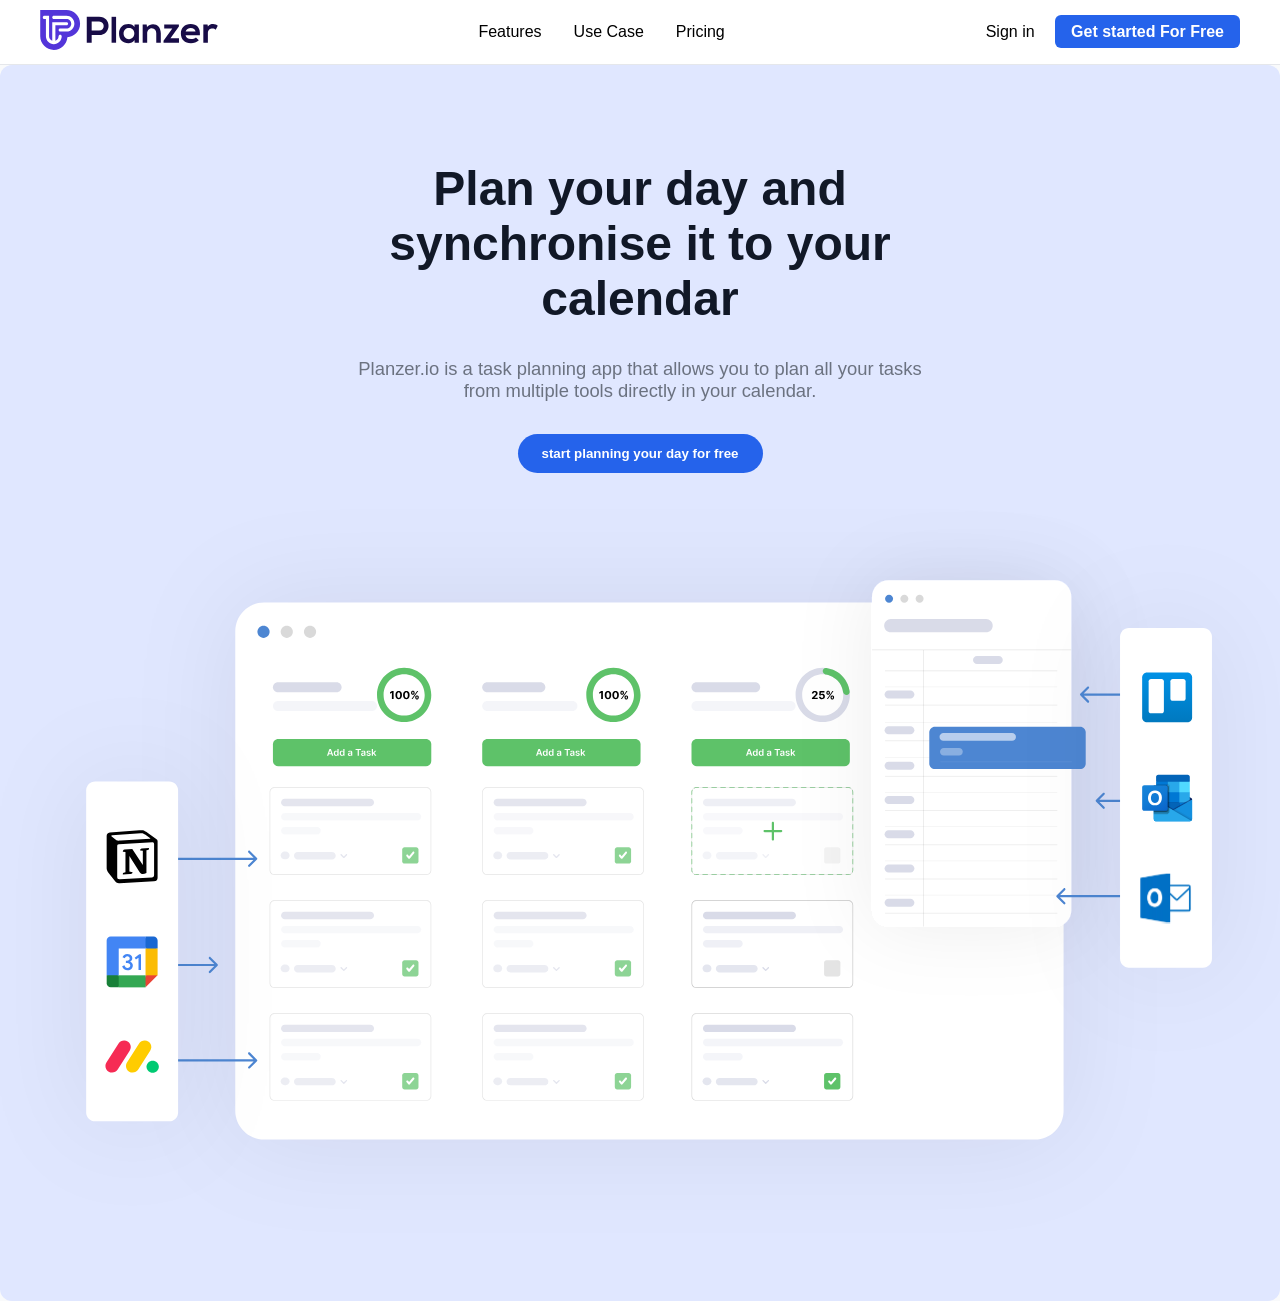
<file: contoh1/index.html>
<!DOCTYPE html>
<html lang="en">
  <head>
    <meta charset="UTF-8" />
    <meta name="viewport" content="width=device-width, initial-scale=1.0" />
    <title>Planzer</title>
    <link rel="stylesheet" href="style.css" />
    <link rel="icon" href="assets/image/favicon.ico" type="image/x-icon" />
    <!-- <style>
      body {
        margin: 0;
        padding: 0;
        box-sizing: border-box;
        font-family: "Poppins", sans-serif;
      }
    </style> -->
  </head>
  <body>
    <header>
      <div class="container">
        <nav>
          <!-- Logo -->
          <a href="#"><img src="assets/image/logo.svg" alt="Logo" /></a>

          <!-- Menu Desktop -->
          <div class="menu">
            <a href="#">Features</a>
            <a href="#">Use Case</a>
            <a href="#">Pricing</a>
          </div>

          <!-- Tombol CTA -->
          <div>
            <a href="#" class="sign">Sign in</a>
            <a href="#" class="cta">Get started For Free</a>
          </div>

          <!-- Tombol Burger (Mobile) -->
          <button class="burger" id="burger-btn" aria-label="Toggle Menu">
            <svg
              id="burger-icon"
              xmlns="http://www.w3.org/2000/svg"
              fill="none"
              viewBox="0 0 24 24"
              stroke="currentColor"
              width="24"
              height="24"
            >
              <path
                stroke-linecap="round"
                stroke-linejoin="round"
                stroke-width="2"
                d="M4 8h16M4 16h16"
              />
            </svg>
          </button>
        </nav>

        <!-- Menu Mobile -->
        <div class="mobile-menu" id="mobile-menu">
          <a href="#">Features</a>
          <a href="#">Use Case</a>
          <a href="#">Resources</a>
          <a href="#" class="sign">Sign in</a>
          <a href="#" class="cta">Get started For Free</a>
        </div>
      </div>
    </header>

    <section class="banner">
      <div class="jdl">
        <h1 class="title">Plan your day and synchronise it to your calendar</h1>
        <p class="desc">
          Planzer.io is a task planning app that allows you to plan all your
          tasks from multiple tools directly in your calendar.
        </p>

        <button class="cta2">start planning your day for free</button>
      </div>

      <div class="img-banner">
        <img src="assets/image/imgsectionone.svg" alt="Banner Image" />
      </div>
    </section>

    <script src="script.js"></script>
  </body>
</html>

<!-- referensi design : https://planzer.io/?ref=landingfolio -->
</file>
<file: contoh1/style.css>
/* Reset margin & font */
body {
  margin: 0;
  font-family: "Poppins", sans-serif;
  background-color: #f9fafb;
}

/* Styling header */
header {
  background: white;
  border-bottom: 1px solid #e5e7eb;
}

/* Container agar konten di tengah */
.container {
  max-width: 1200px;
  margin: 0 auto;
  padding: 0 1rem;
}

/* Flex navbar */
nav {
  display: flex;
  align-items: center;
  justify-content: space-between;
  height: 64px;
}

/* Logo */
nav img {
  height: 40px;
}

/* Menu desktop */
.menu {
  display: flex;
  gap: 2rem;
}
.menu a {
  text-decoration: none;
  color: black;
  font-weight: 500;
  transition: color 0.2s;
}
.menu a:hover {
  color: #2563eb;
}

/* Tombol Sign In */
.sign {
  margin-right: 1rem;
  text-decoration: none;
  font-weight: 500;
  color: black;
  transition: color 0.2s;
}

.sign:hover {
  color: #2563eb;
}

/* Tombol CTA */
.cta {
  padding: 0.5rem 1rem;
  background: #2563eb;
  color: white;
  border-radius: 6px;
  text-decoration: none;
  font-weight: bold;
}

/* Tombol burger (mobile) */
.burger {
  display: none;
  background: none;
  border: none;
  cursor: pointer;
}

/* Menu mobile */
.mobile-menu {
  display: none;
  flex-direction: column;
  gap: 1rem;
  padding: 1rem;
  background: white;
  border: 1px solid #e5e7eb;
  border-radius: 6px;
  margin-top: 1rem;
}

/* Responsive breakpoint */
@media (max-width: 768px) {
  .menu,
  .sign {
    display: none; /* Sembunyikan menu desktop dan tombol sign in */
  }
  .cta {
    display: none; /* Sembunyikan menu desktop */
  }
  .burger {
    display: block; /* Tampilkan tombol burger */
  }
  .mobile-menu.show {
    display: flex; /* Tampilkan menu mobile saat aktif */
  }
}

/* section Banner */
.banner {
  padding: 4rem 1rem;
  background: #e0e7ff;
  border-radius: 12px;
}

.jdl {
  max-width: 600px;
  margin: 0 auto;
}

.title {
  text-align: center;
  font-size: 3rem;
  margin: 2rem 1rem;
  color: #111827;
}

.desc {
  text-align: center;
  font-size: 1.15rem;
  color: #6b7280;
  margin: 0 1rem;
}

.cta2 {
  display: block;
  margin: 2rem auto 0 auto;
  padding: 0.75rem 1.5rem;
  background: #2563eb;
  color: white;
  border-radius: 6px;
  text-decoration: none;
  font-weight: bold;
  width: fit-content;
  border: none;
  border-radius: 50px;
}

.cta2:hover {
  transition: all 0.5s ease;
  transform: translate(1px, -3px);
  background: #111827;
}

.img-banner {
  display: flex;
  justify-content: center;
  align-items: center;
  max-width: 100%;
  height: auto;
  margin: 2rem auto 0 auto;
}
</file>
